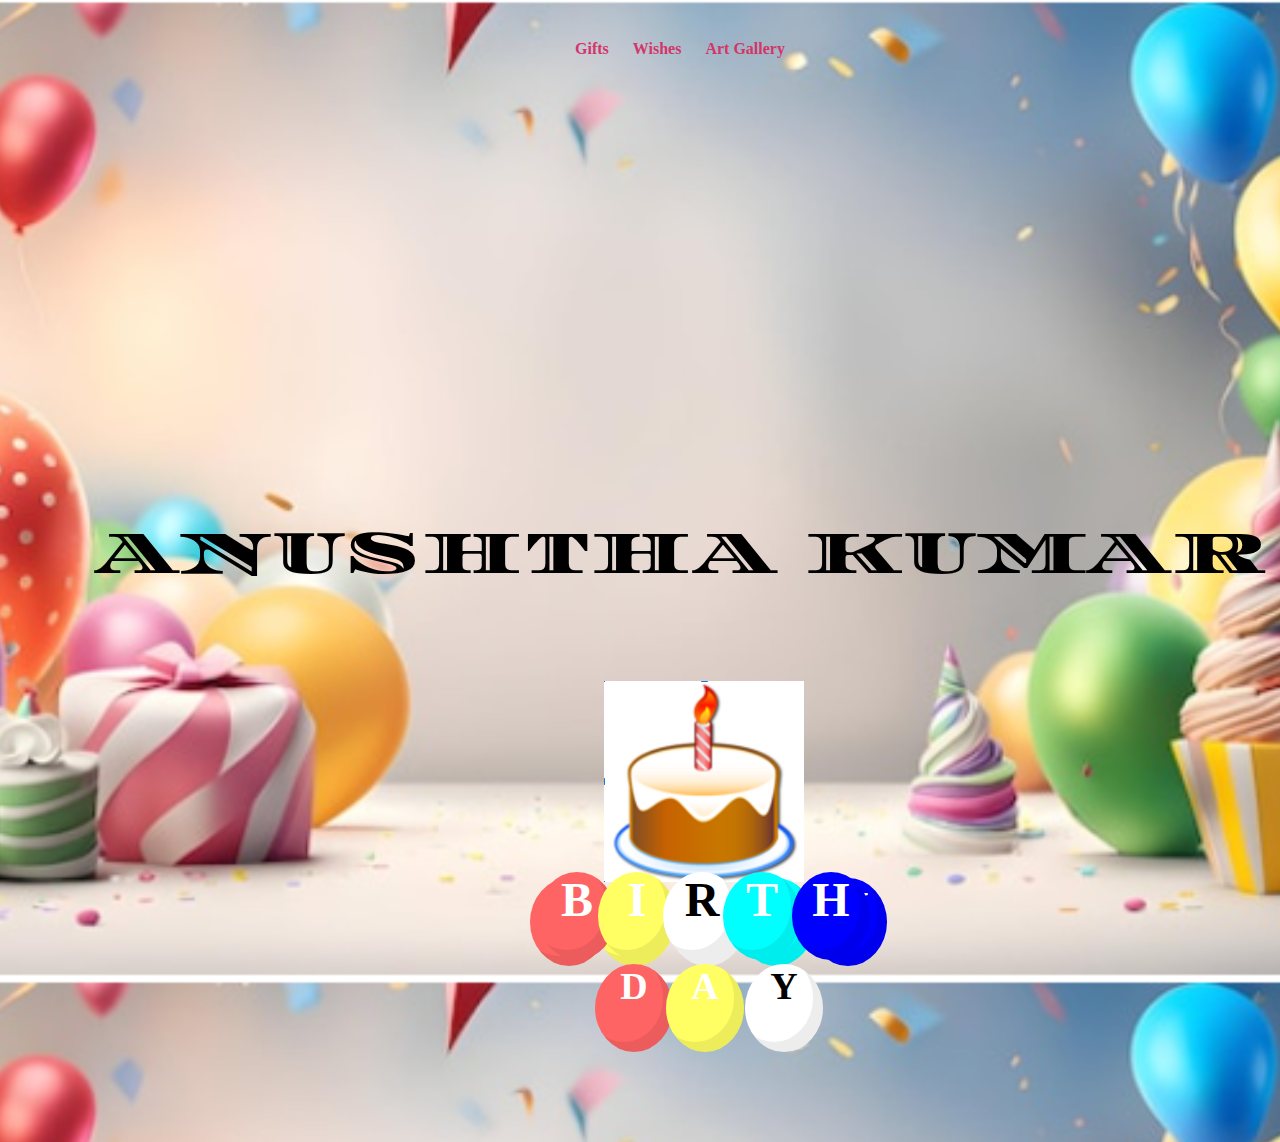
<file: index.html>
<!DOCTYPE html>
<html lang="en">
<head>
  <meta charset="UTF-8">
  <meta name="viewport" content="width=device-width, initial-scale=1.0">
  <link rel="stylesheet" href="styles.css">
  <link rel="preconnect" href="https://fonts.googleapis.com">
  <link rel="preconnect" href="https://fonts.gstatic.com" crossorigin>
  <link href="https://fonts.googleapis.com/css2?family=Diplomata&display=swap" rel="stylesheet">
</head>
<body>
  <nav>
    <a href="gifts.html">Gifts</a>
    <a href="wishes.html">Wishes</a>
    <a href="artGallery.html">Art Gallery</a>
  </nav>
  <div class="balloon_container">
    <div class="balloon balloon1">H</div>
    <div class="balloon balloon1">A</div>
    <div class="balloon balloon1">P</div>
    <div class="balloon balloon1">P</div>
    <div class="balloon balloon1">Y</div>
  </div>
  <div class="balloon_container">
    <div class="balloon balloon2">B</div>
    <div class="balloon balloon2">I</div>
    <div class="balloon balloon2">R</div>
    <div class="balloon balloon2">T</div>
    <div class="balloon balloon2">H</div>
  </div>
  <div class="balloon_container">
    <div class="balloon balloon3">D</div>
    <div class="balloon balloon3">A</div>
    <div class="balloon balloon3">Y</div>
  </div>
  <div class="name">
    <h1 class="diplomata-regular">ANUSHTHA KUMAR</h1>
  </div>
  <img src="cake.PNG" alt="Cake" width="200" id="cake">  
  
</body>
</html>
</file>
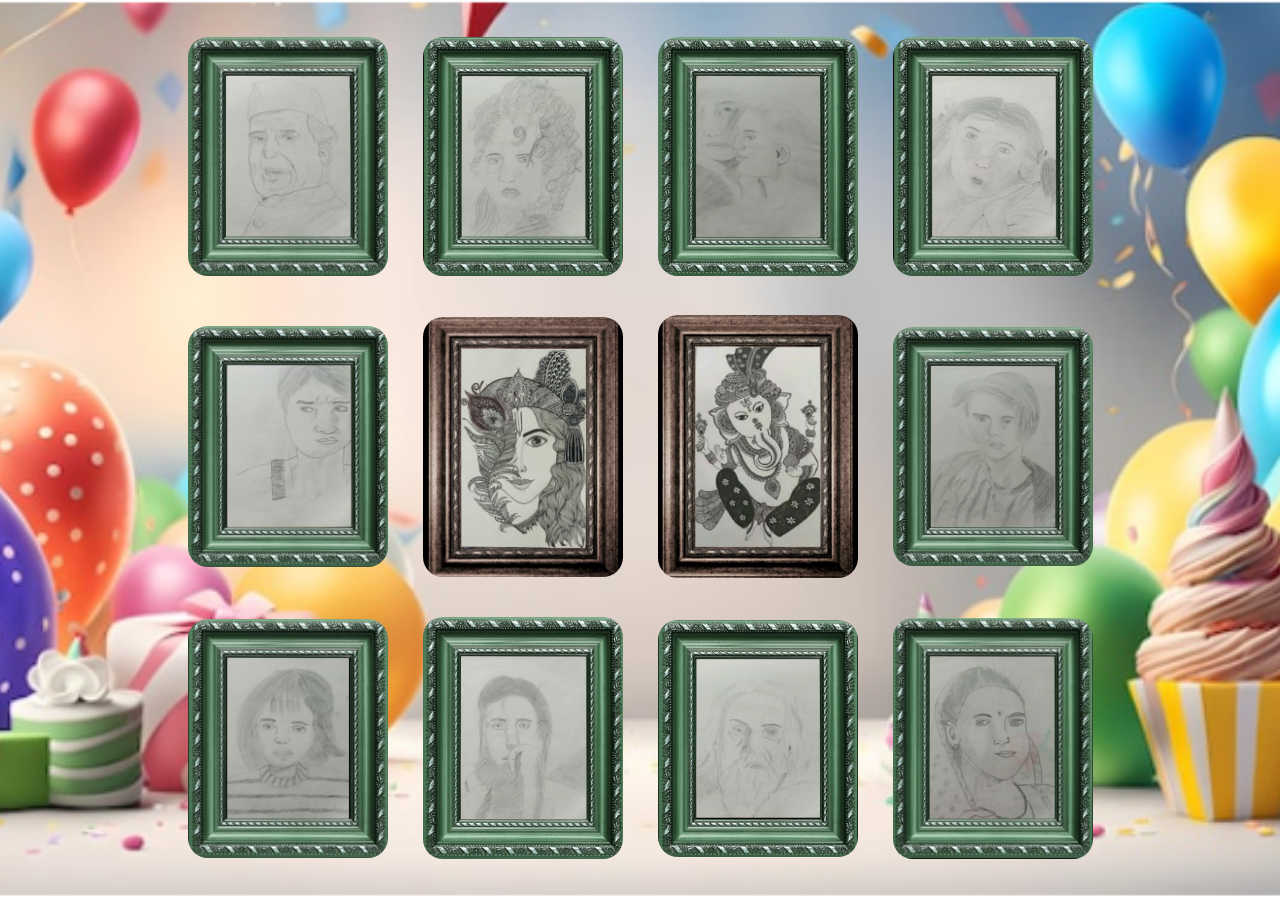
<file: artGallery.html>
<!DOCTYPE html>
<html lang="en">
<head>
  <meta charset="UTF-8">
  <meta name="viewport" content="width=device-width, initial-scale=1.0">
  <title>Art Gallery</title>
  <link rel="stylesheet" href="artGallery-styles.css">
</head>
<body>
    <table>
        <tr>
            <td><img src="P1.jpg" alt="Photo 1" class="photo"></td>
            <td><img src="P3.jpg" alt="Photo 3" class="photo"></td>
            <td><img src="P4.jpg" alt="Photo 4" class="photo"></td>
            <td><img src="P5.jpg" alt="Photo 5" class="photo"></td>
        </tr>
        <tr>
          <td><img src="P2.jpg" alt="Photo 2" class="photo"></td>
          <td><img src="P11.jpg" alt="Photo 11" class="photo"></td>
          <td><img src="P12.jpg" alt="Photo 12" class="photo"></td>
          <td><img src="P6.jpg" alt="Photo 6" class="photo"></td>
        </tr>
        <tr>
          <td><img src="P7.jpg" alt="Photo 7" class="photo"></td>
          <td><img src="P8.jpg" alt="Photo 8" class="photo"></td>
          <td><img src="P9.jpg" alt="Photo 9" class="photo"></td>
          <td><img src="P10.jpg" alt="Photo 10" class="photo"></td>
        </tr>
      </table>
</body>
</html>
</file>
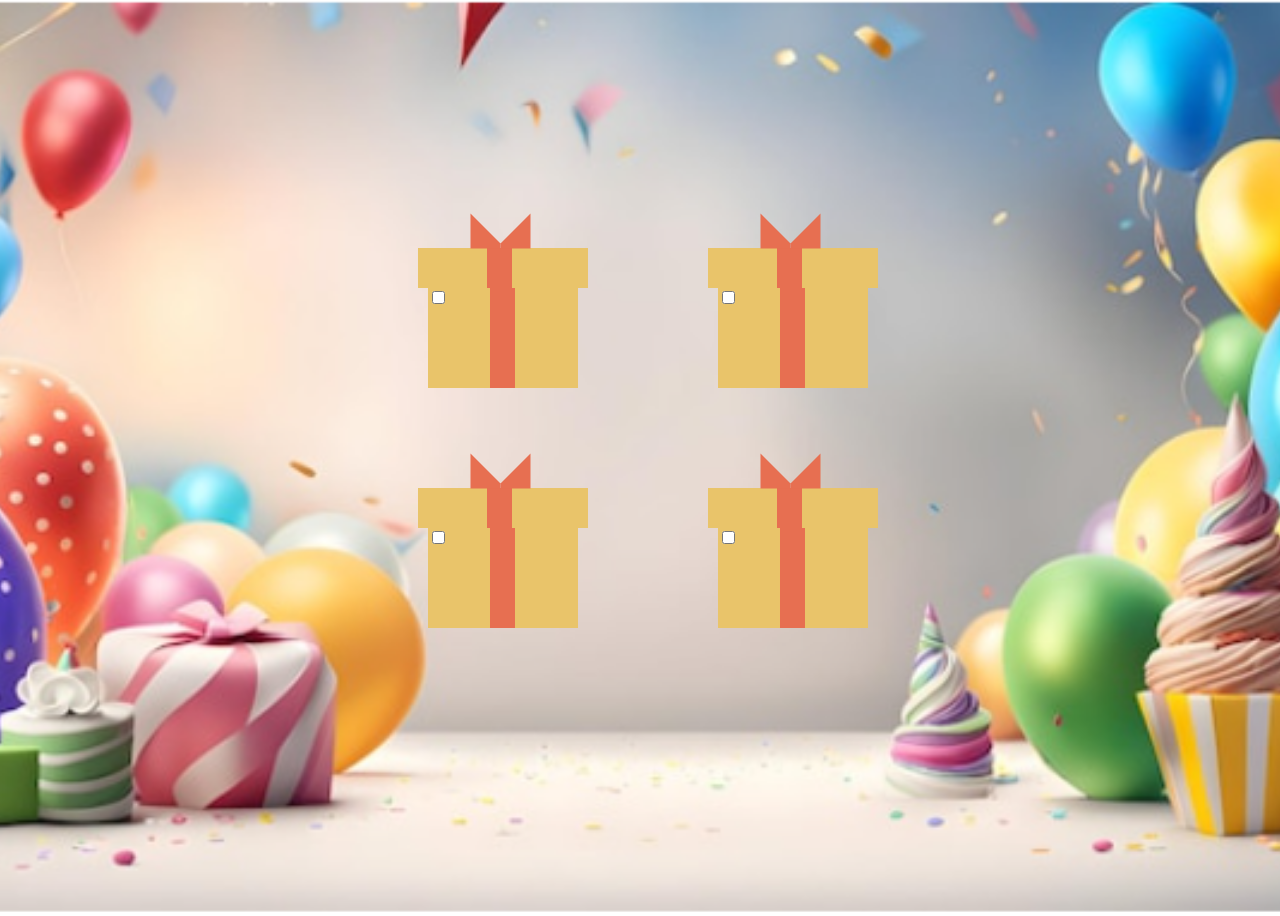
<file: gifts.html>
<!DOCTYPE html>
<html lang="en">
<head>
    <meta charset="UTF-8">
    <meta name="viewport" content="width=device-width, initial-scale=1.0">
    <title>Birthday Gift Box Animation</title>
    <link rel="stylesheet" href="gift-styles.css">
</head>
<body>        
    <div class="birthday-gift">
        <table>
            <tr>
                <td><!-- Gift Box 1 -->
                    <div class="gift" >
                        <input id='click1' type='checkbox'>
                        <label class='click1' for='click1'></label>
                        <div class="wishes">Gift 1</div>
                        <div class="sparkles">
                            <div class="spark1"></div>
                            <div class="spark2"></div>
                            <div class="spark3"></div>
                            <div class="spark4"></div>
                            <div class="spark5"></div>
                            <div class="spark6"></div>
                        </div>
                    </div>
                </td> 
                <td><!-- Gift Box 2 -->
                    <div class="gift" >
                        <input id='click2' type='checkbox'>
                        <label class='click2' for='click2'></label>
                        <div class="wishes">Gift 2</div>
                        <div class="sparkles">
                            <div class="spark1"></div>
                            <div class="spark2"></div>
                            <div class="spark3"></div>
                            <div class="spark4"></div>
                            <div class="spark5"></div>
                            <div class="spark6"></div>
                        </div>
                    </div>
                </td>                
            </tr>
            <tr>
                <td><!-- Gift Box 3 -->
                    <div class="gift" >
                        <input id='click3' type='checkbox'>
                        <label class='click3' for='click3'></label>
                        <div class="wishes">Gift 3</div>
                        <div class="sparkles">
                            <div class="spark1"></div>
                            <div class="spark2"></div>
                            <div class="spark3"></div>
                            <div class="spark4"></div>
                            <div class="spark5"></div>
                            <div class="spark6"></div>
                        </div>
                    </div>
                </td> 
                <td> <!-- Gift Box 4 -->
                    <div class="gift" >
                        <input id='click4' type='checkbox'>
                        <label class='click4' for='click4'></label>
                        <div class="wishes">Gift 4</div>
                        <div class="sparkles">
                            <div class="spark1"></div>
                            <div class="spark2"></div>
                            <div class="spark3"></div>
                            <div class="spark4"></div>
                            <div class="spark5"></div>
                            <div class="spark6"></div>
                        </div>
                    </div>
                </td>               
            </tr>            
        </table>        
    </div>
</body>
</html>
</file>
<file: styles.css>
body {
    text-align: center;
    padding: 20px;
    margin: 20px;
    background: url(bb.PNG);
    background-size: cover;
    background-position: center;
    width: 100%;
    height: 100vh;
    overflow: hidden;
  }


.balloon_container{
  position: relative;
  bottom: -800px;
  /* margin-top: 800px; */
}

.balloon:before {
/* content:"v"; */
font-size: 20px;
color: hsl(215, 30%, 50%);
display: block;
text-align: center;
width: 100%;
position: absolute;
bottom: -12px;
z-index: -100;
}

.balloon{
  display: inline-block;
  width: 78px;
  height: 88px;
  border-radius: 80%;
  position: relative;
  box-shadow: inset -10px -10px 0 rgba(0,0,0,0.07);
  transition: transform 0.5s ease;
  z-index: 10;
  transform-origin: bottom center;
  color: white;
  font-weight: bold;
  font-family: cursive;
}

.balloon1 {
  animation: balloons1 forwards;
  font-size: 58px;
}

.balloon2 {
  animation: balloons2 forwards;
  font-size: 48px;
  top: -94px;
}

.balloon3 {
  animation: balloons3 forwards;
  font-size: 38px;
  bottom: 90px;
}

@keyframes balloons1 {
  0%{ transform: translateY(10vh) rotate3d(1,1,1,90deg); opacity: 1; }
  10% { transform: translateY(-60vh) rotate3d(1,1,1,180deg); opacity: 1; }
  100%{ transform: translateY(-800px) rotate3d(1,1,1,360deg); opacity: 1; }
}
@keyframes balloons2 {
  0%{ transform: translateY(10vh) rotate(360deg); opacity: 1; }
  10% { transform: translateY(-10vh) rotate(180deg); opacity: 1; }
  100%{ transform: translateY(-700px) rotate(0deg); opacity: 1; }
}
@keyframes balloons3 {
  0%{ transform: translateY(10vh) rotate(360deg); opacity: 1; }
  10% { transform: translateY(-10vh) rotate(180deg); opacity: 1; }
  100%{ transform: translateY(-700px) rotate(0deg); opacity: 1; }
}  

/* Fill the color & set animation duration*/

.balloon1:nth-child(1) { background:rgba(255, 100, 100) ; animation-duration: 3.0s; left: 53px; }
.balloon1:nth-child(1):before { color:rgba(255, 100, 100); }
.balloon1:nth-child(2) { background:rgba(255,255,100) ; animation-duration: 4.1s; left: 37px; }
.balloon1:nth-child(2):before { color:rgba(255,255, 100); }
.balloon1:nth-child(3){ background:rgba(255, 255, 255) ; animation-duration: 5.2s; left: 27px; color: black; }
.balloon1:nth-child(3):before { color:rgba(255, 255, 255); }
.balloon1:nth-child(4){ background:rgba(0,255, 255); animation-duration: 6.3s; left:14px; }
.balloon1:nth-child(4):before { color:rgba(0,255,255 ); }
.balloon1:nth-child(5){ background: rgba(0,0,255); animation-duration: 4.4s; left: 4px; }
.balloon1:nth-child(5):before { color:rgba(0,0,255); }

.balloon2:nth-child(1){ background:rgba(255,100,100); animation-duration: 3.0s; left: 61px; }
.balloon2:nth-child(1):before { color:rgba(255,100, 100); }
.balloon2:nth-child(2){ background:rgba(255,255,100); animation-duration: 3.1s; left: 39px; }
.balloon2:nth-child(2):before { color:rgba(255,255, 100); }
.balloon2:nth-child(3){ background:rgba(255, 255, 255); animation-duration: 5.2s; left: 22px; color: black; }
.balloon2:nth-child(3):before { color:rgba(255, 255, 255); }
.balloon2:nth-child(4){ background:rgba(0,255, 255); animation-duration: 6.3s; }
.balloon2:nth-child(4):before { color:rgba(0,255,255 ); }
.balloon2:nth-child(5){ background:rgba(0,0,255); animation-duration: 4.4s; left: -13px; }
.balloon2:nth-child(5):before { color: rgba(0,0,255);}

.balloon3:nth-child(1){ background:rgba(255, 100, 100) ;animation-duration: 6.0s; left: 36px; }
.balloon3:nth-child(1):before { color:rgba(255,100, 100); }
.balloon3:nth-child(2) { background:rgba(255, 255,100) ;animation-duration: 3.1s; left: 25px; }
.balloon3:nth-child(2):before { color:rgba(255,255,100); }
.balloon3:nth-child(3) { background:rgba(255,255,255); animation-duration: 5.2s; left: 22px;color:black; }
.balloon3:nth-child(3):before { color:rgba(255, 255, 255); }

.balloon:hover {
  display: none;
}

/* .name-text {
  bottom: 5px;
} */

.name {
  position: absolute;
  bottom: 30%; 
  width: 100%; 
  text-align: center;
}

.diplomata-regular {
  font-family: "Diplomata", serif;
  font-weight: 400;
  font-style: normal;
  bottom: 5px;
  font-size: 60px;
}

#cake {
  position: absolute;
  bottom: 2%; 
  left: 55%; 
  transform: translateX(-50%);   
}


nav {
  margin-bottom: 20px;
}

nav a {
  margin: 0 10px;
  text-decoration: none;
  color: #d23669;
  font-weight: bold;
}

nav a:hover {
  text-decoration: underline;
}
</file>
<file: gift-styles.css>
body {
    display: flex;
    justify-content: center;
    align-items: center;
    height: 100vh;
    background: url(bb.PNG);
    background-size: cover;
    background-position: center;
    width: 100%;
    height: 100vh;
    overflow: hidden;
  }
  
  table {
    border-spacing: 60px; /* Add space between cells */
}

td {
    padding: 40px; /* Add inner spacing for each cell */
}

  .birthday-gift {
    position: relative;
  }
  
  .birthday-gift:before {
    content:"";
    position: absolute;
    width: 170px;
    height:20px;
    border-radius:50%;
    /* background-color: rgba(0,0,0,0.4); */
    top:90px;
    left:-10px;
  }
  
  input#click {
    display: none;
  }
  
  .gift {
    position: relative;
    width: 150px;
    height: 100px;
    background-color: #e9c46a;
  }
  
  .gift:before {
    content:"";
    position: absolute;
    width: 25px;
    height: 100px;
    background-color: #e76f51;
    left:62px;
  }
  
  .gift:after {
    content:"";
    position: absolute;
    /* box-shadow: inset 0 10px rgba(0,0,0,0.3); */
    width: 150px;
    height: 100px;
  }
  
  /*Duplicate 1 */
  .click1 {
    position: absolute;
    background-color: #e9c46a;
    width: 170px;
    height: 40px;
    top:-40px;
    left:-10px;
    transform-origin: bottom left;
    transition: .3s;
    cursor: pointer;
  }
  
  .click1:before {
    content:"";
    position: absolute;
    width: 25px;
    height: 40px;
    background-color: #e76f51;
    left:69px;
  }
  
  .click1:after {
    content:"";
    position: absolute;
    width: 5px;
    height: 0;
    border-bottom: 30px solid #e76f51;
    border-top: 30px solid #e76f51;
    border-left: 0px solid transparent;
    border-right: 30px solid transparent;
    transform: rotate(-90deg);
    left:65px;
    top:-47px;
  }
  
  #click1:checked + .click1 {
    transform: rotate(-110deg) scaleX(0.85);
  }
  
  .wishes {
    position: absolute;
    transition: .5s;
    color: #333;
    font-size: 37px;
    text-align: center;
    z-index:-1;
    left:5px;
  }
  
  #click1:checked ~ .wishes {
    transform: translateY(-100px);
  }
  
  #click1:checked ~ .sparkles {
    display: block;
  }


  /*Duplicate 2 */
  .click2 {
    position: absolute;
    background-color: #e9c46a;
    width: 170px;
    height: 40px;
    top:-40px;
    left:-10px;
    transform-origin: bottom left;
    transition: .3s;
    cursor: pointer;
  }
  
  .click2:before {
    content:"";
    position: absolute;
    width: 25px;
    height: 40px;
    background-color: #e76f51;
    left:69px;
  }
  
  .click2:after {
    content:"";
    position: absolute;
    width: 5px;
    height: 0;
    border-bottom: 30px solid #e76f51;
    border-top: 30px solid #e76f51;
    border-left: 0px solid transparent;
    border-right: 30px solid transparent;
    transform: rotate(-90deg);
    left:65px;
    top:-47px;
  }
  
  #click2:checked + .click2 {
    transform: rotate(-110deg) scaleX(0.85);
  }
  
  .wishes {
    position: absolute;
    transition: .5s;
    color: #333;
    font-size: 37px;
    text-align: center;
    z-index:-1;
    left:5px;
  }
  
  #click2:checked ~ .wishes {
    transform: translateY(-100px);
  }
  
  #click2:checked ~ .sparkles {
    display: block;
  }

  /*Duplicate 3 */
  .click3 {
    position: absolute;
    background-color: #e9c46a;
    width: 170px;
    height: 40px;
    top:-40px;
    left:-10px;
    transform-origin: bottom left;
    transition: .3s;
    cursor: pointer;
  }
  
  .click3:before {
    content:"";
    position: absolute;
    width: 25px;
    height: 40px;
    background-color: #e76f51;
    left:69px;
  }
  
  .click3:after {
    content:"";
    position: absolute;
    width: 5px;
    height: 0;
    border-bottom: 30px solid #e76f51;
    border-top: 30px solid #e76f51;
    border-left: 0px solid transparent;
    border-right: 30px solid transparent;
    transform: rotate(-90deg);
    left:65px;
    top:-47px;
  }
  
  #click3:checked + .click3 {
    transform: rotate(-110deg) scaleX(0.85);
  }
  
  .wishes {
    position: absolute;
    transition: .5s;
    color: #333;
    font-size: 37px;
    text-align: center;
    z-index:-1;
    left:5px;
  }
  
  #click3:checked ~ .wishes {
    transform: translateY(-100px);
  }
  
  #click3:checked ~ .sparkles {
    display: block;
  }

   /*Duplicate 1 */
   .click4 {
    position: absolute;
    background-color: #e9c46a;
    width: 170px;
    height: 40px;
    top:-40px;
    left:-10px;
    transform-origin: bottom left;
    transition: .3s;
    cursor: pointer;
  }
  
  .click4:before {
    content:"";
    position: absolute;
    width: 25px;
    height: 40px;
    background-color: #e76f51;
    left:69px;
  }
  
  .click4:after {
    content:"";
    position: absolute;
    width: 5px;
    height: 0;
    border-bottom: 30px solid #e76f51;
    border-top: 30px solid #e76f51;
    border-left: 0px solid transparent;
    border-right: 30px solid transparent;
    transform: rotate(-90deg);
    left:65px;
    top:-47px;
  }
  
  #click4:checked + .click4 {
    transform: rotate(-110deg) scaleX(0.85);
  }
  
  .wishes {
    position: absolute;
    transition: .5s;
    color: #333;
    font-size: 37px;
    text-align: center;
    z-index:-1;
    left:5px;
  }
  
  #click4:checked ~ .wishes {
    transform: translateY(-100px);
  }
  
  #click4:checked ~ .sparkles {
    display: block;
  }
  
  
  
  .sparkles {
    position: absolute;
    display: none;
    top:-15px;
    z-index:-2;
    left:40px;
  }
  
  .spark1, .spark2, .spark3, .spark4, .spark5, .spark6 {
    position: absolute;
    background-color: #fee440;
    border-radius:50%;
    top:-9px;
    z-index:-1;
  }
  
  .spark1 {
    width: 8px;
    height:8px;
    left:30px;
    top:-9px;
    animation: fire 0.9s ease-in-out infinite, color 0.4s linear infinite;
  }
  
  .spark1:before {
    content:"";
    position: absolute;
    width:5px;
    height:5px;
    top:8px;
    left:11px;
    background-color: #fee440;
    border-radius:50%;
  }
  
  .spark2 {
    width: 9px;
    height:9px;
    left:33px;
    top:-5px;
    animation: fire2 0.28s ease-in-out infinite, color 0.4s linear infinite;
  }
  
  .spark2:before {
    content:"";
    position: absolute;
    width:5px;
    height:5px;
    top:12px;
    left:3px;
    background-color: #fee440;
    border-radius:50%;
  }
  
  .spark3 {
    width: 8.5px;
    height:8.5px;
    left:33px;
    top:-5px;
    animation: fire3 0.36s ease-in-out infinite, color2 0.4s linear infinite;
  }
  
  .spark3:before {
    content:"";
    position: absolute;
    width:5px;
    height:5px;
    top:12px;
    left:-1px;
    background-color: #fee440;
    border-radius:50%;
  }
  
  .spark4 {
    width: 7px;
    height:7px;
    left:27px;
    top:-5px;
    animation: fire2 0.24s ease-in-out infinite, color2 0.2s linear infinite;
  }
  
  .spark5 {
    width: 7px;
    height:7px;
    left:29px;
    top:-5px;
    animation: fire3 0.45s ease-in-out infinite, color 0.2s linear infinite;
  }
  
  .spark6 {
    width: 6px;
    height:6px;
    left:29px;
    top:-5px;
    animation: fire 0.35s ease-in-out infinite, color2 0.2s linear infinite;
  }
    
  @keyframes fire3 {
    100% { transform:translateX(20px) translateY(-93px); 
           opacity: 0.3; }
  }
  
  @keyframes fire2 {
    100% { transform:translateX(-5px) translateY(-90px); 
           opacity: 0.3; }
  }
  
  @keyframes fire {
    100% { transform:translateX(-25px) translateY(-95px); 
           opacity: 0.3; }
  }
  
  @keyframes color {
    from {background-color: #d00000;}
    to {background-color: #0081a7;}
  }
  
  @keyframes color2 {
    from {background-color: #8cff00;}
    to {background-color: #1d2d44;}
  }
</file>
<file: artGallery-styles.css>
/* General Reset */
* {
    margin: 0;
    padding: 0;
    box-sizing: border-box;
  }
  
  body {
    background: url(bb.PNG);
    background-size: cover;
    background-position: center;
    width: 100%;
    height: 100vh;
    overflow: auto;
    font-family: Arial, sans-serif;
    display: flex;
    justify-content: center;
    align-items: center;
    padding: 20px;
  }

  table {
    border-spacing: 15px; /* Add space between cells */
}

td {
    padding: 10px; /* Add inner spacing for each cell */
}
  
  .photo  {
    width: 200px; /* Adjust the width as needed */
    height: auto; /* Maintain aspect ratio */ 
    border-radius: 20px; 
    object-fit: cover;
    transition: transform 0.3s ease-in-out;
}


  
  .photo:hover  {
    transform: scale(1.1); /* Zoom effect */
}
</file>
